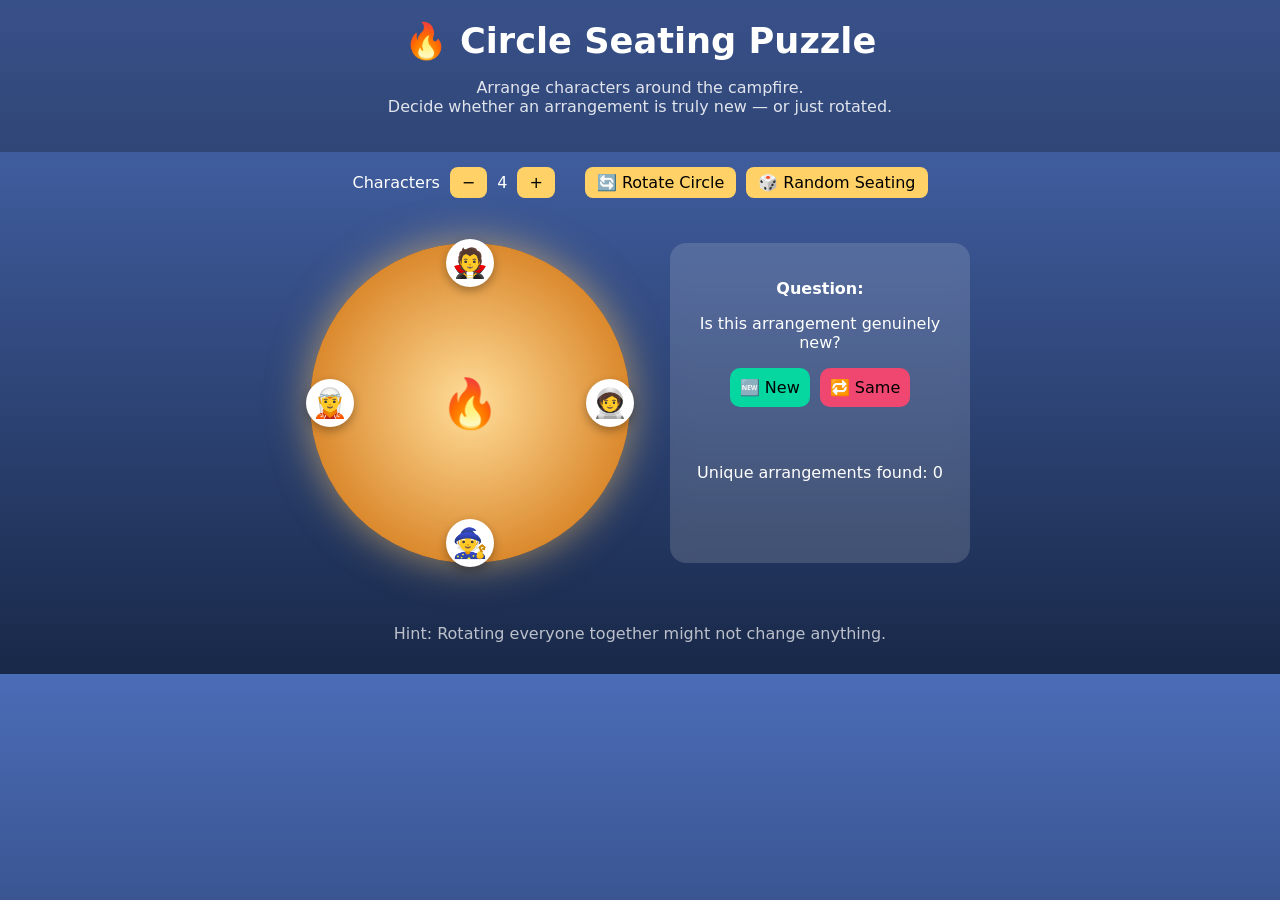
<file: statistics/circle-permutation-game/index.html>
<!DOCTYPE html>
<html lang="en">
<head>
  <meta charset="UTF-8" />
  <title>Circle Seating Puzzle</title>
  <meta name="viewport" content="width=device-width, initial-scale=1.0" />
  <link rel="stylesheet" href="style.css" />
</head>
<body>

<header class="top">
  <h1>🔥 Circle Seating Puzzle</h1>
  <p>Arrange characters around the campfire.<br>
     Decide whether an arrangement is truly new — or just rotated.</p>
</header>

<section class="controls">
  <div class="control">
    <label>Characters</label>
    <button id="minus">−</button>
    <span id="count">4</span>
    <button id="plus">+</button>
  </div>

  <div class="control">
    <button id="rotate">🔄 Rotate Circle</button>
    <button id="random">🎲 Random Seating</button>
  </div>
</section>

<main>
  <div class="scene">
    <div class="fire">🔥</div>
    <div id="circle"></div>
  </div>

  <div class="panel">
    <p><strong>Question:</strong></p>
    <p>Is this arrangement genuinely new?</p>
    <div class="answers">
      <button class="answer" data-answer="new">🆕 New</button>
      <button class="answer" data-answer="same">🔁 Same</button>
    </div>

    <p class="feedback" id="feedback"></p>
    <p class="counter">
      Unique arrangements found:
      <span id="unique">0</span>
    </p>
  </div>
</main>

<footer>
  <p>Hint: Rotating everyone together might not change anything.</p>
</footer>

<script src="app.js"></script>
</body>
</html>
</file>
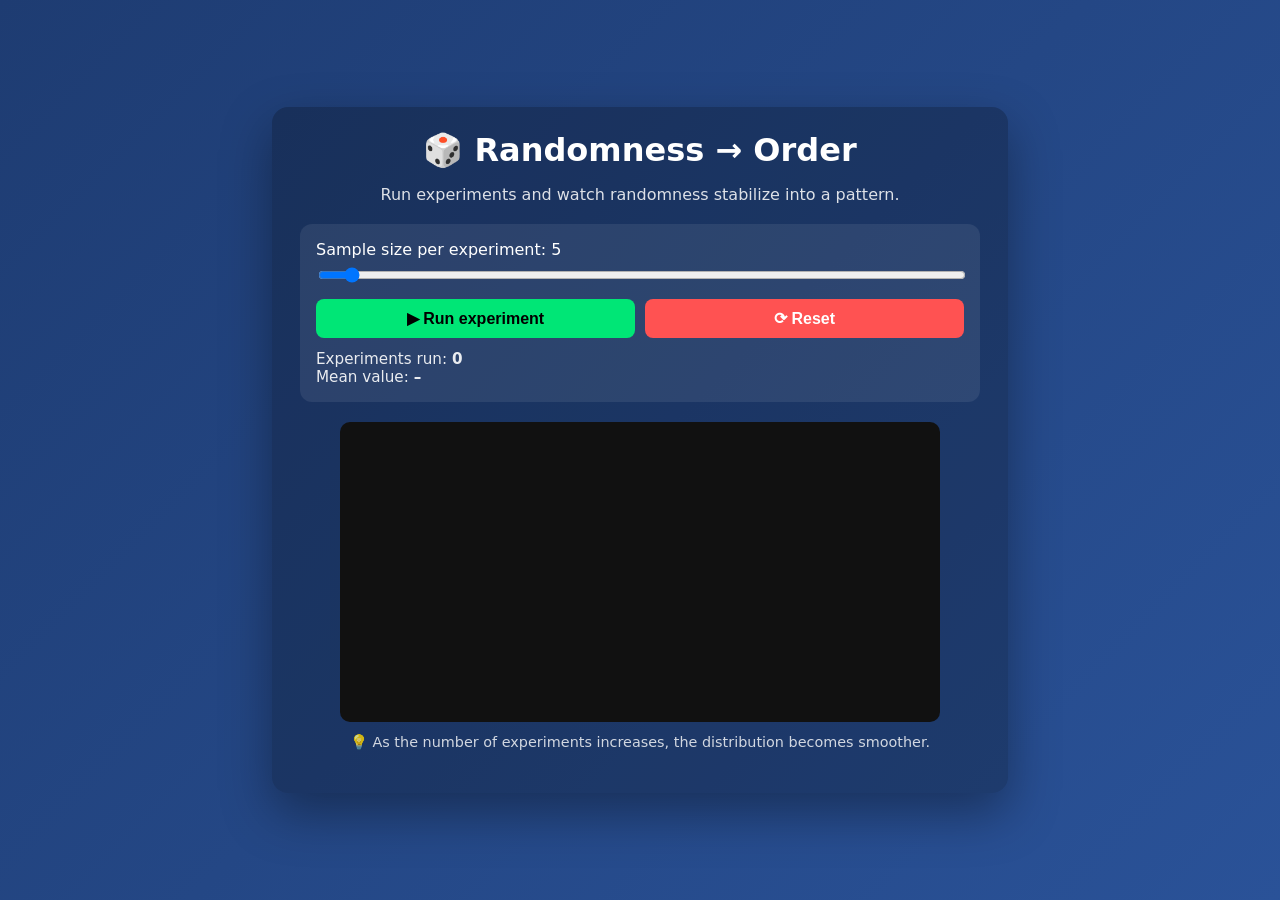
<file: statistics/randomness/index.html>
<!DOCTYPE html>
<html lang="en">
<head>
  <meta charset="UTF-8">
  <title>Why Does Randomness Stabilize?</title>
  <meta name="viewport" content="width=device-width, initial-scale=1.0">

  <link rel="stylesheet" href="style.css">
</head>
<body>

<div class="card">
  <h1>🎲 Randomness → Order</h1>
  <p class="subtitle">
    Run experiments and watch randomness stabilize into a pattern.
  </p>

  <div class="controls">
    <label>
      Sample size per experiment:
      <span id="sampleValue">5</span>
    </label>

    <input type="range" id="sampleSize" min="1" max="100" value="5">

    <div class="buttons">
      <button id="run">▶ Run experiment</button>
      <button id="reset" class="secondary">⟳ Reset</button>
    </div>

    <div class="stats">
      Experiments run: <b><span id="runCount">0</span></b>
      <br>
      Mean value: <b><span id="meanValue">–</span></b>
    </div>
  </div>

  <canvas id="histogram" width="600" height="300"></canvas>

  <p class="hint">
    💡 As the number of experiments increases, the distribution becomes smoother.
  </p>
</div>

<script src="app.js"></script>
</body>
</html>
</file>
<file: statistics/circle-permutation-game/style.css>
* {
    box-sizing: border-box;
    font-family: "Segoe UI", system-ui, sans-serif;
  }
  
  body {
    margin: 0;
    background: linear-gradient(#4b6cb7, #182848);
    color: white;
    text-align: center;
  }
  
  header.top {
    padding: 20px;
    background: rgba(0,0,0,0.25);
  }
  
  header h1 {
    margin: 0;
    font-size: 2.2em;
  }
  
  header p {
    opacity: 0.85;
  }
  
  .controls {
    display: flex;
    justify-content: center;
    gap: 30px;
    margin: 15px 0;
  }
  
  .control {
    display: flex;
    align-items: center;
    gap: 10px;
  }
  
  .control button {
    background: #ffd166;
    border: none;
    border-radius: 8px;
    padding: 6px 12px;
    font-size: 1em;
    cursor: pointer;
  }
  
  main {
    display: flex;
    justify-content: center;
    gap: 40px;
    padding: 30px;
    flex-wrap: wrap;
  }
  
  .scene {
    position: relative;
    width: 320px;
    height: 320px;
    background: radial-gradient(circle at center, #ffdd99, #cc6600);
    border-radius: 50%;
    box-shadow: 0 0 40px rgba(255,200,100,0.6);
  }
  
  .fire {
    position: absolute;
    top: 50%;
    left: 50%;
    transform: translate(-50%, -50%);
    font-size: 3em;
  }
  
  #circle {
    position: absolute;
    inset: 0;
  }
  
  .character {
    position: absolute;
    width: 48px;
    height: 48px;
    background: white;
    color: black;
    border-radius: 50%;
    display: flex;
    align-items: center;
    justify-content: center;
    font-size: 1.8em;
    cursor: grab;
    user-select: none;
    box-shadow: 0 4px 10px rgba(0,0,0,0.3);
  }
  
  .panel {
    max-width: 300px;
    background: rgba(255,255,255,0.15);
    padding: 20px;
    border-radius: 16px;
    backdrop-filter: blur(8px);
  }
  
  .answers {
    display: flex;
    gap: 10px;
    justify-content: center;
    margin: 15px 0;
  }
  
  .answer {
    background: #06d6a0;
    border: none;
    border-radius: 10px;
    padding: 10px;
    font-size: 1em;
    cursor: pointer;
  }
  
  .answer:last-child {
    background: #ef476f;
  }
  
  .feedback {
    min-height: 24px;
    font-weight: bold;
  }
  
  .counter {
    margin-top: 10px;
  }
  
  footer {
    opacity: 0.7;
    padding: 15px;
  }
</file>
<file: statistics/randomness/style.css>
body {
    margin: 0;
    padding: 0;
    background: linear-gradient(135deg, #1e3c72, #2a5298);
    font-family: system-ui, -apple-system, BlinkMacSystemFont, sans-serif;
    color: #fff;
    display: flex;
    justify-content: center;
    align-items: center;
    min-height: 100vh;
  }
  
  .card {
    background: rgba(0, 0, 0, 0.25);
    border-radius: 16px;
    padding: 24px 28px 28px;
    width: 680px;
    box-shadow: 0 20px 50px rgba(0, 0, 0, 0.35);
  }
  
  h1 {
    margin: 0;
    text-align: center;
    font-size: 2rem;
  }
  
  .subtitle {
    text-align: center;
    opacity: 0.85;
    margin-bottom: 20px;
  }
  
  .controls {
    background: rgba(255, 255, 255, 0.08);
    padding: 16px;
    border-radius: 12px;
    margin-bottom: 20px;
  }
  
  label {
    display: block;
    margin-bottom: 6px;
  }
  
  input[type="range"] {
    width: 100%;
  }
  
  .buttons {
    display: flex;
    gap: 10px;
    margin-top: 12px;
  }
  
  button {
    flex: 1;
    padding: 10px;
    font-size: 1rem;
    border-radius: 8px;
    border: none;
    cursor: pointer;
    background: #00e676;
    color: #000;
    font-weight: 600;
    transition: transform 0.1s, box-shadow 0.1s;
  }
  
  button:hover {
    transform: translateY(-1px);
    box-shadow: 0 4px 10px rgba(0,0,0,0.3);
  }
  
  button.secondary {
    background: #ff5252;
    color: #fff;
  }
  
  .stats {
    margin-top: 12px;
    font-size: 0.95rem;
    opacity: 0.9;
  }
  
  canvas {
    display: block;
    margin: 0 auto;
    background: #111;
    border-radius: 10px;
  }
  
  .hint {
    margin-top: 12px;
    text-align: center;
    font-size: 0.9rem;
    opacity: 0.8;
  }
</file>
